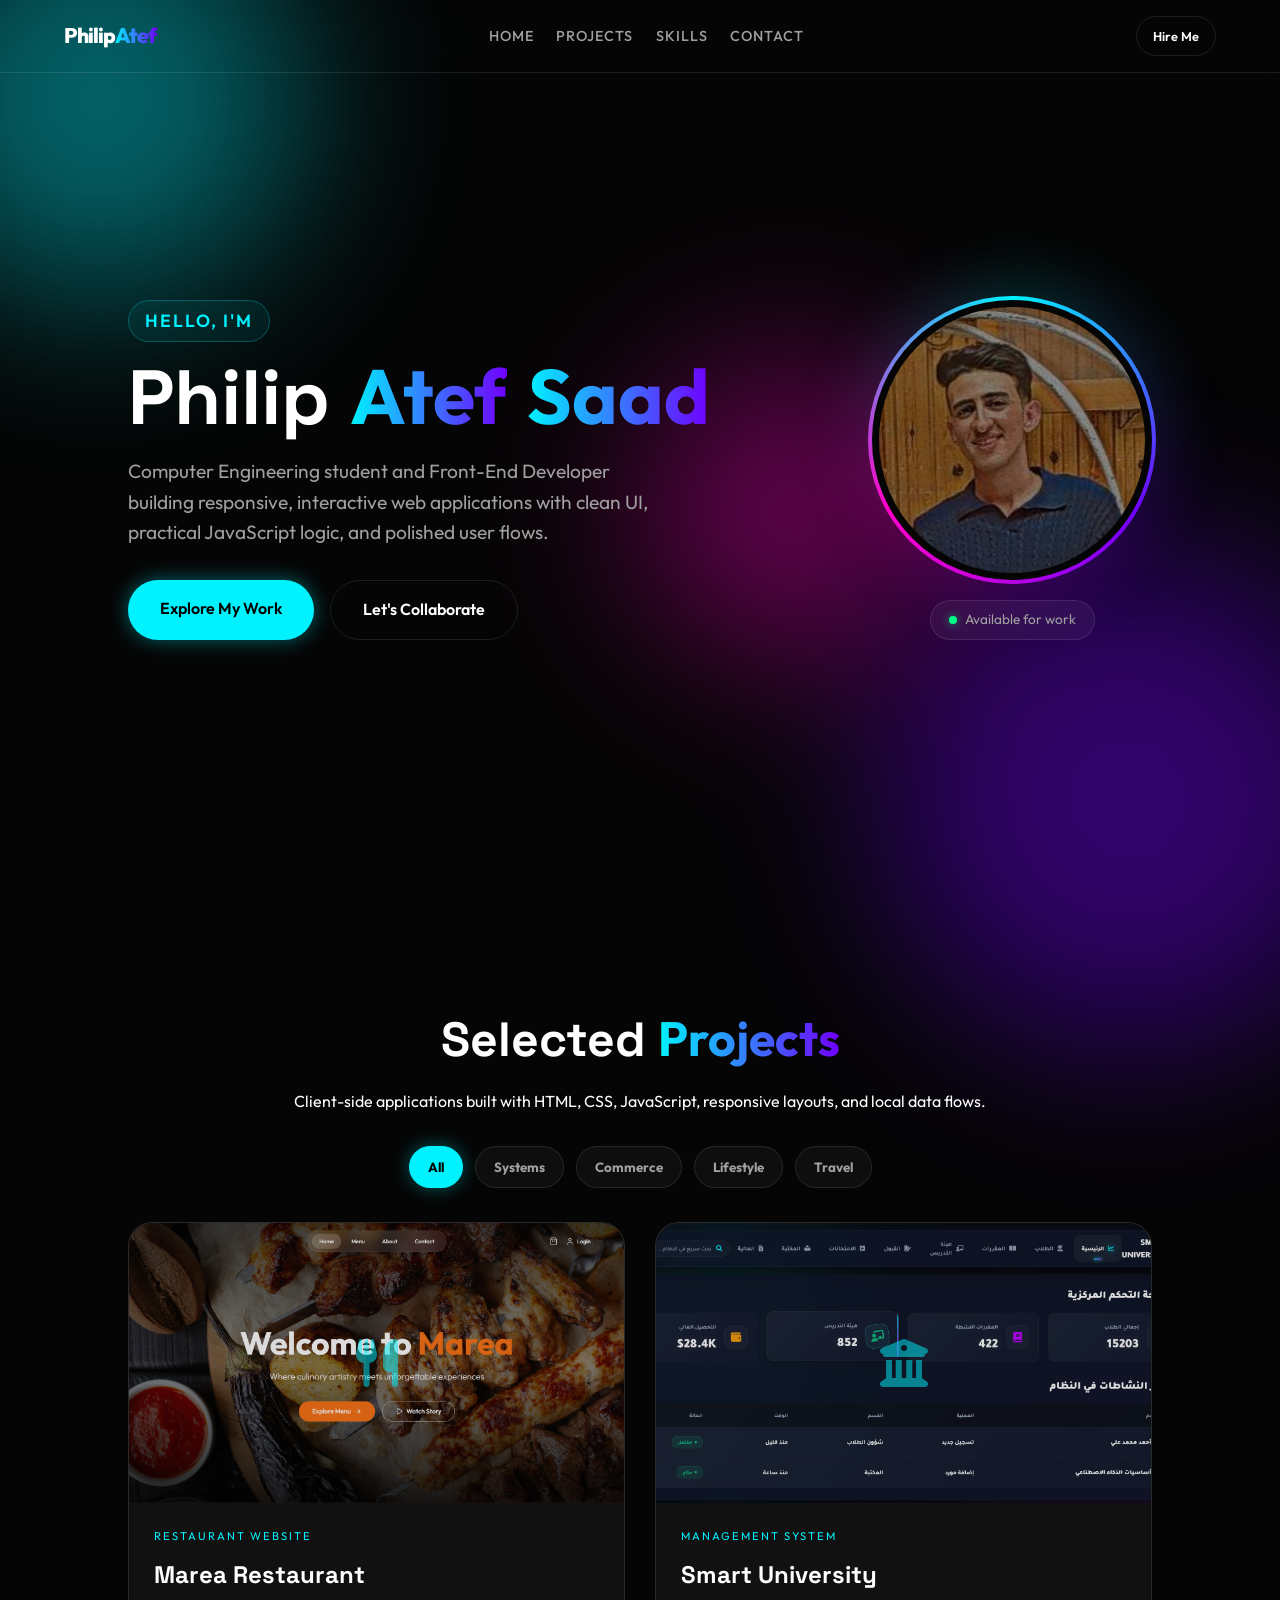
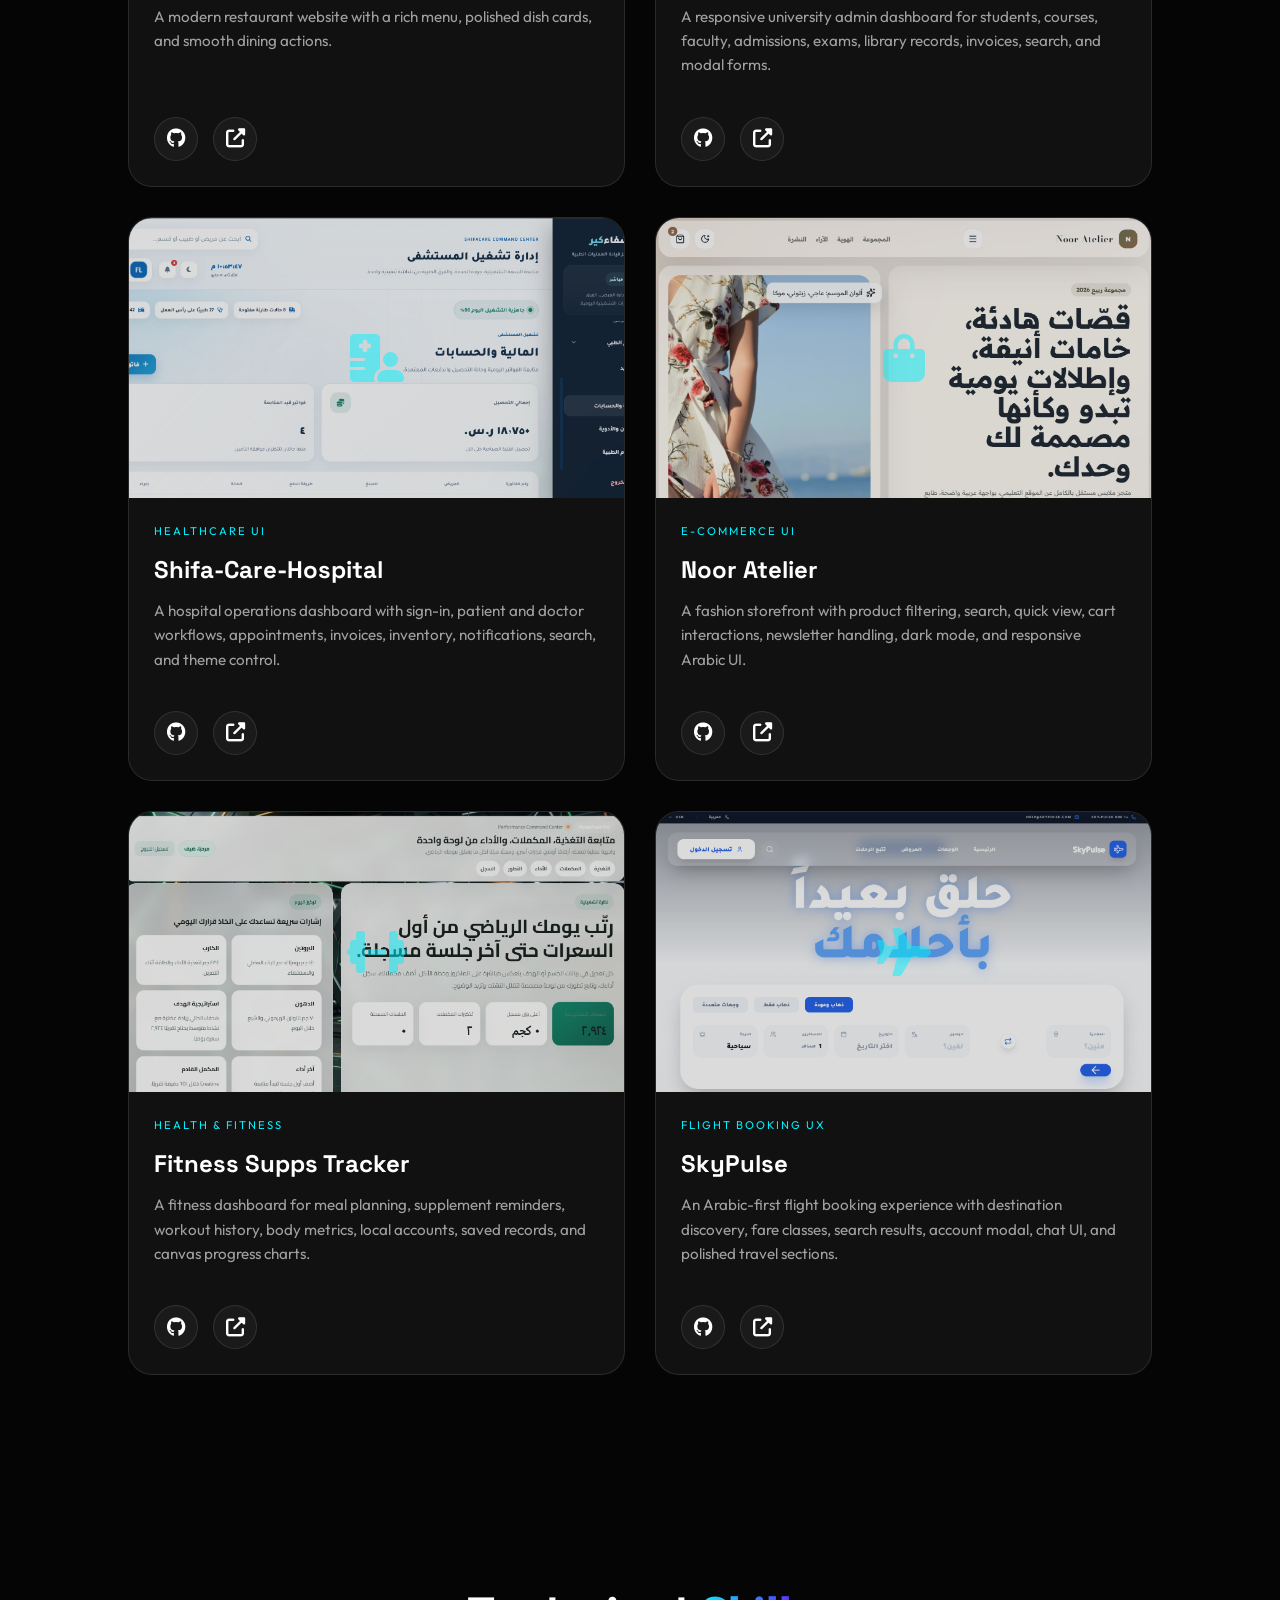
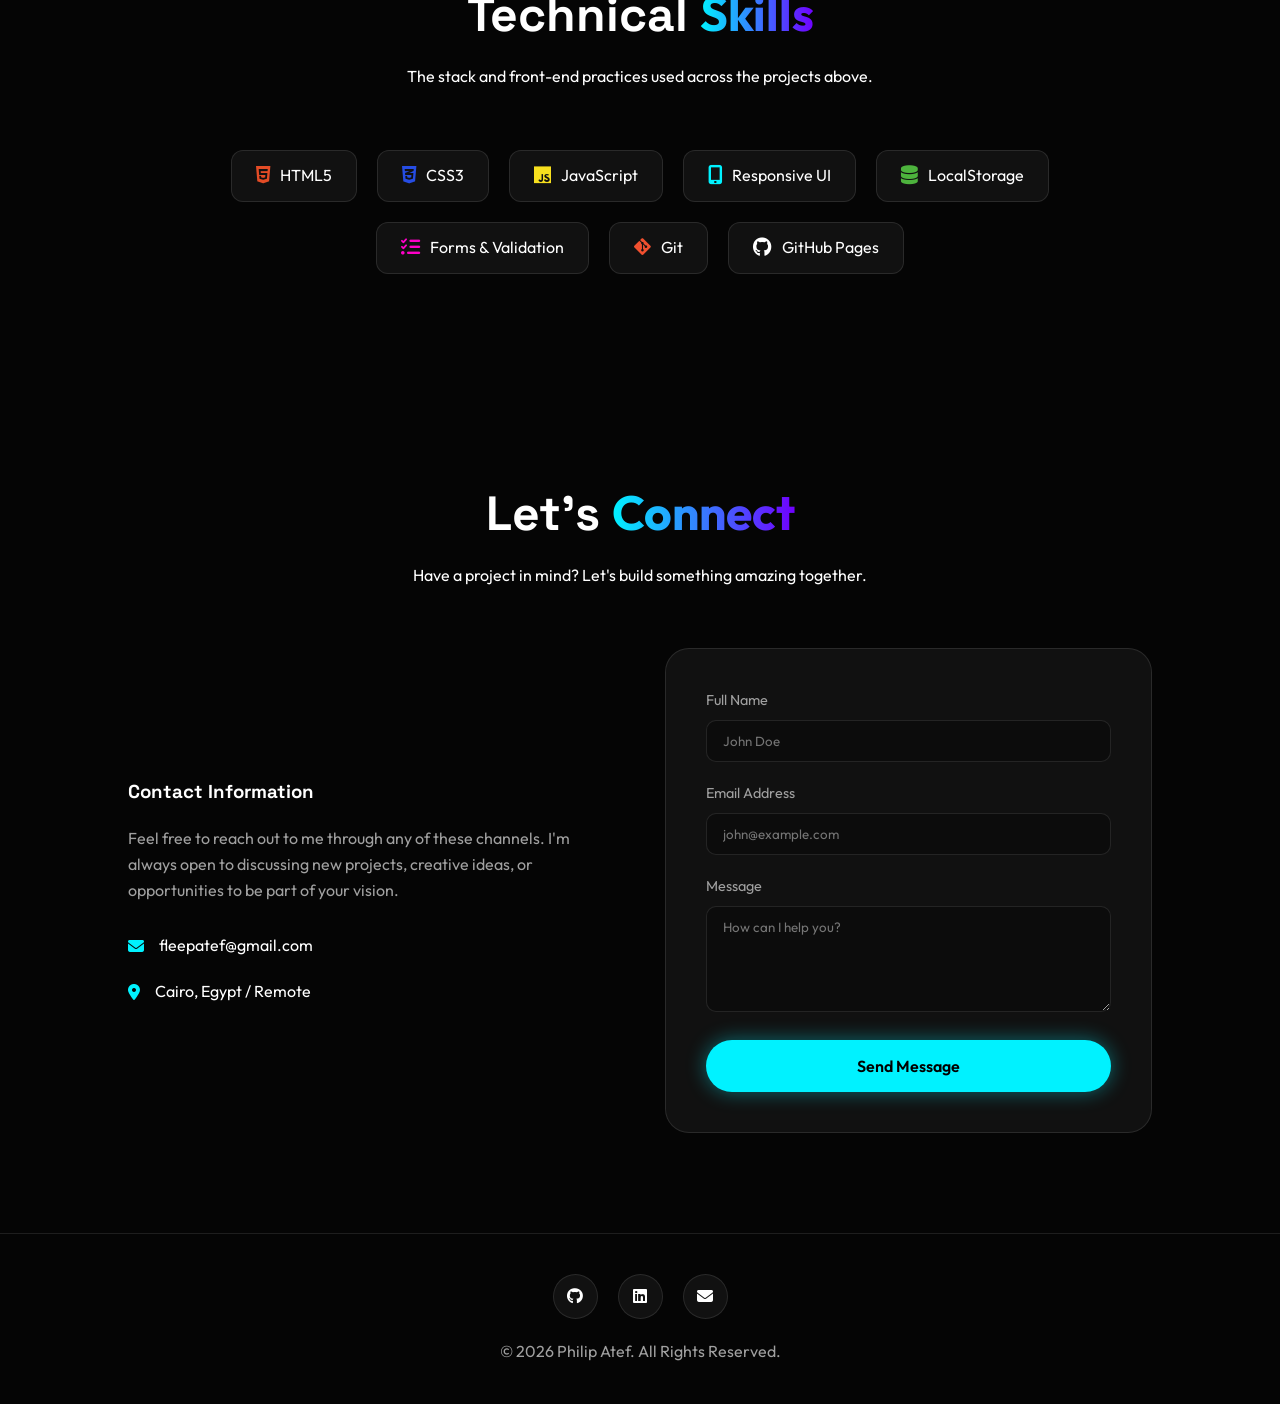
<file: index.html>
<!DOCTYPE html>
<html lang="en">

<head>
    <meta charset="UTF-8">
    <meta name="viewport" content="width=device-width, initial-scale=1.0">
    <title>Philip Atef | Front-End Developer</title>
    <!-- Fonts -->
    <link rel="preconnect" href="https://fonts.googleapis.com">
    <link rel="preconnect" href="https://fonts.gstatic.com" crossorigin>
    <link
        href="https://fonts.googleapis.com/css2?family=Outfit:wght@300;400;600;800&family=Space+Grotesk:wght@300;500;700&display=swap"
        rel="stylesheet">
    <!-- Icons -->
    <link rel="stylesheet" href="https://cdnjs.cloudflare.com/ajax/libs/font-awesome/6.4.0/css/all.min.css">
    <!-- Styles -->
    <link rel="stylesheet" href="style.css">
</head>

<body>

    <div class="bg-blobs">
        <div class="blob blob-1"></div>
        <div class="blob blob-2"></div>
        <div class="blob blob-3"></div>
    </div>

    <nav>
        <div class="logo">Philip<span class="gradient-text">Atef</span></div>
        <ul class="nav-links">
            <li><a href="#home">Home</a></li>
            <li><a href="#projects">Projects</a></li>
            <li><a href="#skills">Skills</a></li>
            <li><a href="#contact">Contact</a></li>
        </ul>
        <a href="#contact" class="btn btn-outline" style="padding: 0.6rem 1.2rem; font-size: 0.8rem;">Hire Me</a>
    </nav>

    <main>
        <!-- Hero Section -->
        <section class="hero" id="home">
            <div class="hero-content">
                <div class="hero-text">
                    <span class="hero-greeting" data-reveal>Hello, I'm</span>
                    <h1 data-reveal>Philip <span class="gradient-text">Atef</span> <span class="gradient-text">Saad</span></h1>
                    <p data-reveal>Computer Engineering student and Front-End Developer building responsive, interactive web
                        applications with clean UI, practical JavaScript logic, and polished user flows.</p>
                    <div class="cta-buttons" data-reveal>
                        <a href="#projects" class="btn btn-primary">Explore My Work</a>
                        <a href="#contact" class="btn btn-outline">Let's Collaborate</a>
                    </div>
                </div>
                <div class="hero-avatar" data-reveal>
                    <div class="avatar-ring">
                        <div class="avatar-glow"></div>
                        <img src="imag/philip.jpg" alt="Philip Atef Saad - Front-End Developer">
                    </div>
                    <div class="avatar-status">
                        <span class="status-dot"></span> Available for work
                    </div>
                </div>
            </div>
        </section>


        <!-- Projects Section -->
        <section id="projects">
            <div class="section-header">
                <h2 data-reveal>Selected <span class="gradient-text">Projects</span></h2>
                <p data-reveal>Client-side applications built with HTML, CSS, JavaScript, responsive layouts, and local
                    data flows.</p>
            </div>

            <div class="project-filters" data-reveal aria-label="Filter projects">
                <button class="filter-btn active" type="button" data-filter="all">All</button>
                <button class="filter-btn" type="button" data-filter="systems">Systems</button>
                <button class="filter-btn" type="button" data-filter="commerce">Commerce</button>
                <button class="filter-btn" type="button" data-filter="lifestyle">Lifestyle</button>
                <button class="filter-btn" type="button" data-filter="travel">Travel</button>
            </div>

            <div class="projects-grid">
                <!-- Project 1: Restaurant -->
                <div class="project-card" data-category="lifestyle" data-reveal>
                    <div class="project-img">
                        <img src="imag/Screenshot 2026-05-27 145510.png" alt="Marea restaurant website preview">
                        <i class="fas fa-utensils"></i>
                    </div>
                    <div class="project-info">
                        <span class="project-tag">Restaurant Website</span>
                        <h3>Marea Restaurant</h3>
                        <p>A modern restaurant website with a rich menu, polished dish cards, and smooth dining actions.</p>
                        <div class="project-footer">
                            <div class="project-links">
                                <a href="https://github.com/fleepatef42-sudo/restaurant-Merea" aria-label="restaurant-Merea GitHub repository" title="GitHub repository"><i class="fab fa-github"></i></a>
                                <a href="https://fleepatef42-sudo.github.io/restaurant-Merea/" aria-label="restaurant-Merea live site" title="live site"><i
                                        class="fas fa-external-link-alt"></i></a>
                            </div>
                        </div>
                    </div>
                </div>

                <!-- Project 2: University -->
                <div class="project-card" data-category="systems" data-reveal>
                    <div class="project-img">
                        <img src="imag/Screenshot 2026-05-12 222312.png" alt="Smart University preview">
                        <i class="fas fa-university"></i>
                    </div>
                    <div class="project-info">
                        <span class="project-tag">Management System</span>
                        <h3>Smart University</h3>
                        <p>A responsive university admin dashboard for students, courses, faculty, admissions, exams,
                            library records, invoices, search, and modal forms.</p>
                        <div class="project-footer">
                            <div class="project-links">
                                <a href="https://github.com/fleepatef42-sudo/-SMART-UNIVERSITY-" aria-label="Smart University GitHub repository" title="GitHub repository"><i
                                        class="fab fa-github"></i></a>
                                <a href="https://fleepatef42-sudo.github.io/-SMART-UNIVERSITY-/" aria-label="Smart University live site" title="live site"><i
                                        class="fas fa-external-link-alt"></i></a>
                            </div>
                        </div>
                    </div>
                </div>

                <!-- Project 3: Hospital -->
                <div class="project-card" data-category="systems" data-reveal>
                    <div class="project-img">
                        <img src="imag/Screenshot 2026-05-12 225419.png" alt="ShifaCare hospital preview">
                        <i class="fas fa-hospital-user"></i>
                    </div>
                    <div class="project-info">
                        <span class="project-tag">Healthcare UI</span>
                        <h3>Shifa-Care-Hospital</h3>
                        <p>A hospital operations dashboard with sign-in, patient and doctor workflows,
                            appointments, invoices, inventory, notifications, search, and theme control.</p>
                        <div class="project-footer">
                            <div class="project-links">
                                <a href="https://github.com/fleepatef42-sudo/Shifa-Care-Hospital" aria-label="Shifa Care Hospital GitHub repository" title="GitHub repository"><i
                                        class="fab fa-github"></i></a>
                                <a href="https://fleepatef42-sudo.github.io/Shifa-Care-Hospital/" aria-label="Shifa Care Hospital live site" title="live site"><i
                                        class="fas fa-external-link-alt"></i></a>
                            </div>
                        </div>
                    </div>
                </div>

                <!-- Project 4: E-commerce -->
                <div class="project-card" data-category="commerce" data-reveal>
                    <div class="project-img">
                        <img src="imag/Screenshot 2026-05-12 230504.png" alt="Noor Atelier fashion preview">
                        <i class="fas fa-shopping-bag"></i>
                    </div>
                    <div class="project-info">
                        <span class="project-tag">E-commerce UI</span>
                        <h3>Noor Atelier</h3>
                        <p>A fashion storefront with product filtering, search, quick view, cart interactions,
                            newsletter handling, dark mode, and responsive Arabic UI.</p>
                        <div class="project-footer">
                            <div class="project-links">
                                <a href="https://github.com/fleepatef42-sudo/fashion-store-Noor-Atelie" aria-label="Noor Atelier GitHub repository" title="GitHub repository"><i
                                        class="fab fa-github"></i></a>
                                <a href="https://fleepatef42-sudo.github.io/fashion-store-Noor-Atelie/" aria-label="Noor Atelier live site" title="live site"><i
                                        class="fas fa-external-link-alt"></i></a>
                            </div>
                        </div>
                    </div>
                </div>

                <!-- Project 5: Fitness -->
                <div class="project-card" data-category="lifestyle" data-reveal>
                    <div class="project-img">
                        <img src="imag/Screenshot 2026-05-13 211054.png" alt="PulseFuel Pro preview">
                        <i class="fas fa-dumbbell"></i>
                    </div>
                    <div class="project-info">
                        <span class="project-tag">Health & Fitness</span>
                        <h3>Fitness Supps Tracker</h3>
                        <p>A fitness dashboard for meal planning, supplement reminders, workout history, body metrics,
                            local accounts, saved records, and canvas progress charts.</p>
                        <div class="project-footer">
                            <div class="project-links">
                                <a href="https://github.com/fleepatef42-sudo/fitness-supps-tracker" aria-label="Fitness Supps Tracker GitHub repository" title="GitHub repository"><i
                                        class="fab fa-github"></i></a>
                                <a href="https://fleepatef42-sudo.github.io/fitness-supps-tracker/" aria-label="Fitness Supps Tracker live site" title="live site"><i
                                        class="fas fa-external-link-alt"></i></a>
                            </div>
                        </div>
                    </div>
                </div>

                <!-- Project 6: SkyPulse -->
                <div class="project-card" data-category="travel" data-reveal>
                    <div class="project-img">
                        <img src="imag/Screenshot 2026-05-14 162622.png" alt="SkyPulse travel preview">
                        <i class="fas fa-plane"></i>
                    </div>
                    <div class="project-info">
                        <span class="project-tag">Flight Booking UX</span>
                        <h3>SkyPulse</h3>
                        <p>An Arabic-first flight booking experience with destination discovery, fare classes, search
                            results, account modal, chat UI, and polished travel sections.</p>
                        <div class="project-footer">
                            <div class="project-links">
                                <a href="https://github.com/fleepatef42-sudo/sky-pulse" aria-label="SkyPulse GitHub repository" title="GitHub repository"><i
                                        class="fab fa-github"></i></a>
                                <a href="https://fleepatef42-sudo.github.io/sky-pulse/" aria-label="SkyPulse live site" title="live site"><i
                                        class="fas fa-external-link-alt"></i></a>
                            </div>
                        </div>
                    </div>
                </div>
            </div>
        </section>

        <!-- Skills Section -->
        <section id="skills">
            <div class="section-header">
                <h2 data-reveal>Technical <span class="gradient-text">Skills</span></h2>
                <p data-reveal>The stack and front-end practices used across the projects above.</p>
            </div>
            <div class="skills-container" data-reveal>
                <div class="skill-badge"><i class="fab fa-html5" style="color: #e34c26;"></i> HTML5</div>
                <div class="skill-badge"><i class="fab fa-css3-alt" style="color: #264de4;"></i> CSS3</div>
                <div class="skill-badge"><i class="fab fa-js" style="color: #f7df1e;"></i> JavaScript</div>
                <div class="skill-badge"><i class="fas fa-mobile-alt" style="color: #00f2ff;"></i> Responsive UI</div>
                <div class="skill-badge"><i class="fas fa-database" style="color: #4db33d;"></i> LocalStorage</div>
                <div class="skill-badge"><i class="fas fa-list-check" style="color: #ff00c8;"></i> Forms & Validation</div>
                <div class="skill-badge"><i class="fab fa-git-alt" style="color: #f1502f;"></i> Git</div>
                <div class="skill-badge"><i class="fab fa-github" style="color: #ffffff;"></i> GitHub Pages</div>
            </div>
        </section>

        <!-- Contact Section -->
        <section id="contact">
            <div class="section-header">
                <h2 data-reveal>Let's <span class="gradient-text">Connect</span></h2>
                <p data-reveal>Have a project in mind? Let's build something amazing together.</p>
            </div>

            <div class="contact-content">
                <div class="contact-info" data-reveal>
                    <h3 style="margin-bottom: 20px;">Contact Information</h3>
                    <p style="margin-bottom: 30px; color: var(--text-dim);">Feel free to reach out to me through any of
                        these channels. I'm always open to discussing new projects, creative ideas, or opportunities to
                        be part of your vision.</p>
                    <div style="display: flex; flex-direction: column; gap: 20px;">
                        <div style="display: flex; gap: 15px; align-items: center;">
                            <i class="fas fa-envelope" style="color: var(--primary);"></i>
                            <span>fleepatef@gmail.com</span>
                        </div>
                        <div style="display: flex; gap: 15px; align-items: center;">
                            <i class="fas fa-location-dot" style="color: var(--primary);"></i>
                            <span>Cairo, Egypt / Remote</span>
                        </div>
                    </div>
                </div>

                <form class="contact-form" action="https://formspree.io/f/xvzlqrjn" method="POST">
                    <div class="form-group">
                        <label>Full Name</label>
                        <input type="text" name="name" placeholder="John Doe" required>
                    </div>
                    <div class="form-group">
                        <label>Email Address</label>
                        <input type="email" name="email" placeholder="john@example.com" required>
                    </div>
                    <div class="form-group">
                        <label>Message</label>
                        <textarea name="message" rows="5" placeholder="How can I help you?" required></textarea>
                    </div>
                    <button type="submit" class="btn btn-primary" style="width: 100%;">Send Message</button>
                </form>
            </div>
        </section>
    </main>

    <footer>
        <div class="social-icons">
            <a href="https://github.com/fleepatef42-sudo" aria-label="GitHub profile" title="GitHub"><i class="fab fa-github"></i></a>
            <a href="https://www.linkedin.com/in/fleep-atef" aria-label="LinkedIn profile" title="LinkedIn"><i class="fab fa-linkedin"></i></a>
            <a href="mailto:fleepatef@gmail.com" aria-label="Email Philip Atef" title="Email"><i class="fas fa-envelope"></i></a>
        </div>
        <p>&copy; 2026 Philip Atef. All Rights Reserved.</p>
    </footer>

    <!-- Scripts -->
    <script src="script.js"></script>
</body>

</html>
</file>
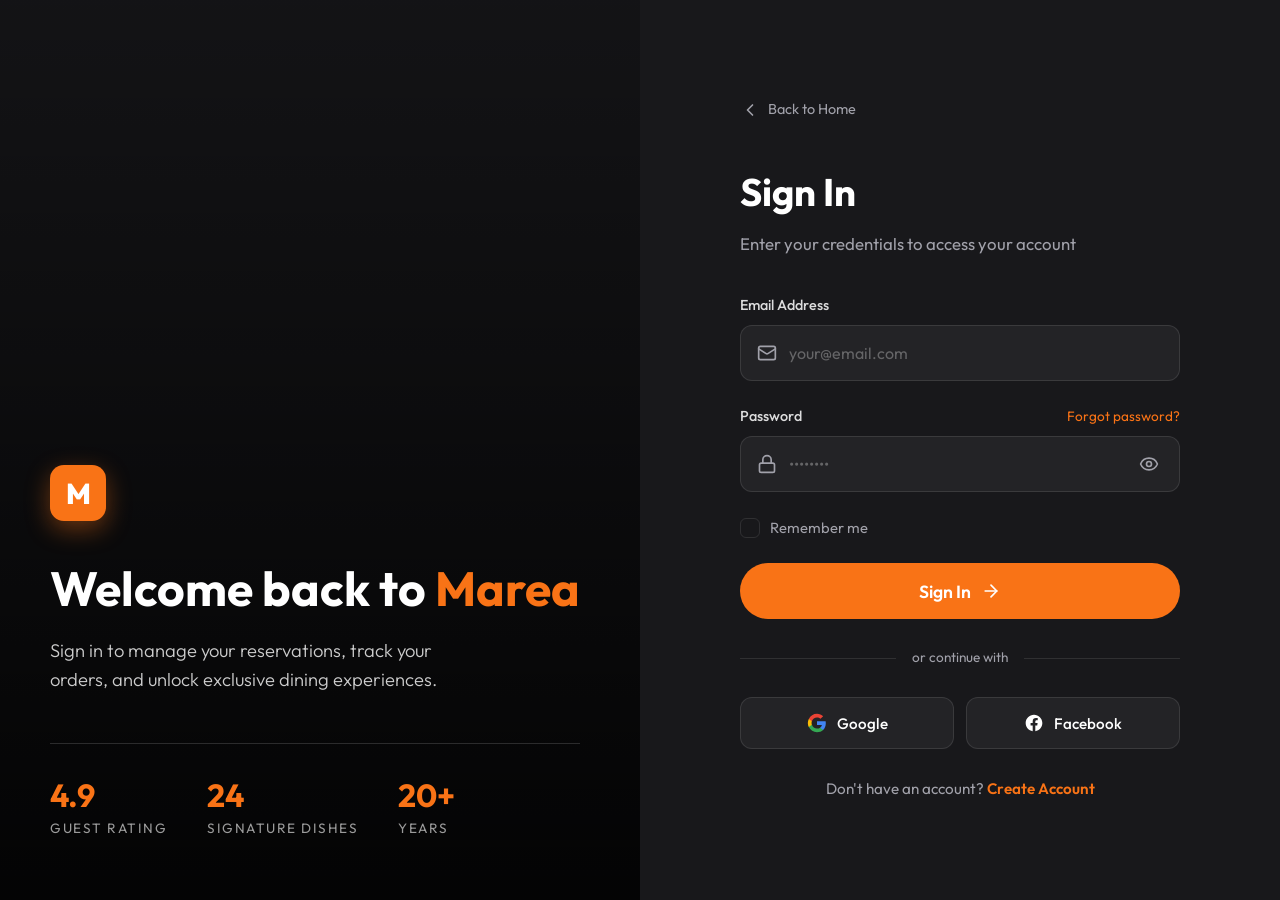
<file: login.html>
<!DOCTYPE html>
<html lang="en" dir="ltr">
<head>
  <meta charset="UTF-8">
  <meta name="viewport" content="width=device-width, initial-scale=1.0">
  <title>Login | Marea</title>
  <link rel="stylesheet" href="auth.css">
</head>
<body>
  <div class="auth-layout">

    <div class="auth-visual">
      <div class="visual-bg"></div>
      <div class="visual-overlay"></div>
      <div class="visual-content">
        <a href="index.html" class="visual-logo">M</a>
        <h2>Welcome back to <span>Marea</span></h2>
        <p>Sign in to manage your reservations, track your orders, and unlock exclusive dining experiences.</p>
        <div class="visual-stats">
          <div><strong>4.9</strong><span>Guest Rating</span></div>
          <div><strong>24</strong><span>Signature Dishes</span></div>
          <div><strong>20+</strong><span>Years</span></div>
        </div>
      </div>
    </div>

    <div class="auth-panel">
      <div class="auth-container">
        <a href="index.html" class="auth-back">
          <svg width="20" height="20" viewBox="0 0 24 24" fill="none" stroke="currentColor" stroke-width="2" stroke-linecap="round" stroke-linejoin="round"><path d="m15 18-6-6 6-6"/></svg>
          Back to Home
        </a>

        <div class="auth-header">
          <div class="auth-logo-mobile">M</div>
          <h1>Sign In</h1>
          <p>Enter your credentials to access your account</p>
        </div>

        <form class="auth-form" id="loginForm">
          <label class="form-field">
            <span class="field-label">Email Address</span>
            <div class="field-input">
              <svg width="20" height="20" viewBox="0 0 24 24" fill="none" stroke="currentColor" stroke-width="2" stroke-linecap="round" stroke-linejoin="round"><rect width="20" height="16" x="2" y="4" rx="2"/><path d="m22 7-8.97 5.7a1.94 1.94 0 0 1-2.06 0L2 7"/></svg>
              <input type="email" id="loginEmail" placeholder="your@email.com" required autocomplete="email">
            </div>
          </label>

          <label class="form-field">
            <div class="field-label-row">
              <span class="field-label">Password</span>
              <a href="#" class="forgot-link">Forgot password?</a>
            </div>
            <div class="field-input">
              <svg width="20" height="20" viewBox="0 0 24 24" fill="none" stroke="currentColor" stroke-width="2" stroke-linecap="round" stroke-linejoin="round"><rect width="18" height="11" x="3" y="11" rx="2" ry="2"/><path d="M7 11V7a5 5 0 0 1 10 0v4"/></svg>
              <input type="password" id="loginPassword" placeholder="••••••••" required autocomplete="current-password">
              <button type="button" class="toggle-pass" aria-label="Toggle password visibility">
                <svg class="eye-open" width="20" height="20" viewBox="0 0 24 24" fill="none" stroke="currentColor" stroke-width="2" stroke-linecap="round" stroke-linejoin="round"><path d="M2.062 12.348a1 1 0 0 1 0-.696 10.75 10.75 0 0 1 19.876 0 1 1 0 0 1 0 .696 10.75 10.75 0 0 1-19.876 0"/><circle cx="12" cy="12" r="3"/></svg>
                <svg class="eye-closed" width="20" height="20" viewBox="0 0 24 24" fill="none" stroke="currentColor" stroke-width="2" stroke-linecap="round" stroke-linejoin="round" style="display:none"><path d="M10.733 5.076a10.744 10.744 0 0 1 11.205 6.575 1 1 0 0 1 0 .696 10.747 10.747 0 0 1-1.444 2.49"/><path d="M14.084 14.158a3 3 0 0 1-4.242-4.242"/><path d="M17.479 17.499a10.75 10.75 0 0 1-15.417-5.151 1 1 0 0 1 0-.696 10.75 10.75 0 0 1 4.446-5.143"/><path d="m2 2 20 20"/></svg>
              </button>
            </div>
          </label>

          <div class="remember-row">
            <label class="checkbox-label">
              <input type="checkbox" id="rememberMe">
              <span class="custom-checkbox"></span>
              Remember me
            </label>
          </div>

          <button type="submit" class="auth-btn">
            Sign In
            <svg width="20" height="20" viewBox="0 0 24 24" fill="none" stroke="currentColor" stroke-width="2" stroke-linecap="round" stroke-linejoin="round"><path d="M5 12h14"/><path d="m12 5 7 7-7 7"/></svg>
          </button>
        </form>

        <div class="auth-divider"><span>or continue with</span></div>

        <div class="social-btns">
          <button type="button" class="social-btn">
            <svg width="20" height="20" viewBox="0 0 24 24"><path d="M22.56 12.25c0-.78-.07-1.53-.2-2.25H12v4.26h5.92a5.06 5.06 0 0 1-2.2 3.32v2.77h3.57c2.08-1.92 3.28-4.74 3.28-8.1z" fill="#4285F4"/><path d="M12 23c2.97 0 5.46-.98 7.28-2.66l-3.57-2.77c-.98.66-2.23 1.06-3.71 1.06-2.86 0-5.29-1.93-6.16-4.53H2.18v2.84C3.99 20.53 7.7 23 12 23z" fill="#34A853"/><path d="M5.84 14.09c-.22-.66-.35-1.36-.35-2.09s.13-1.43.35-2.09V7.07H2.18C1.43 8.55 1 10.22 1 12s.43 3.45 1.18 4.93l2.85-2.22.81-.62z" fill="#FBBC05"/><path d="M12 5.38c1.62 0 3.06.56 4.21 1.64l3.15-3.15C17.45 2.09 14.97 1 12 1 7.7 1 3.99 3.47 2.18 7.07l3.66 2.84c.87-2.6 3.3-4.53 6.16-4.53z" fill="#EA4335"/></svg>
            Google
          </button>
          <button type="button" class="social-btn">
            <svg width="20" height="20" viewBox="0 0 24 24" fill="#fff"><path d="M12 2C6.477 2 2 6.477 2 12c0 4.991 3.657 9.128 8.438 9.879V14.89h-2.54V12h2.54V9.797c0-2.506 1.492-3.89 3.777-3.89 1.094 0 2.238.195 2.238.195v2.46h-1.26c-1.243 0-1.63.771-1.63 1.562V12h2.773l-.443 2.89h-2.33v6.989C18.343 21.129 22 16.99 22 12c0-5.523-4.477-10-10-10z"/></svg>
            Facebook
          </button>
        </div>

        <p class="auth-switch">
          Don't have an account? <a href="register.html">Create Account</a>
        </p>
      </div>
    </div>

  </div>

  <script src="auth.js"></script>
</body>
</html>
</file>
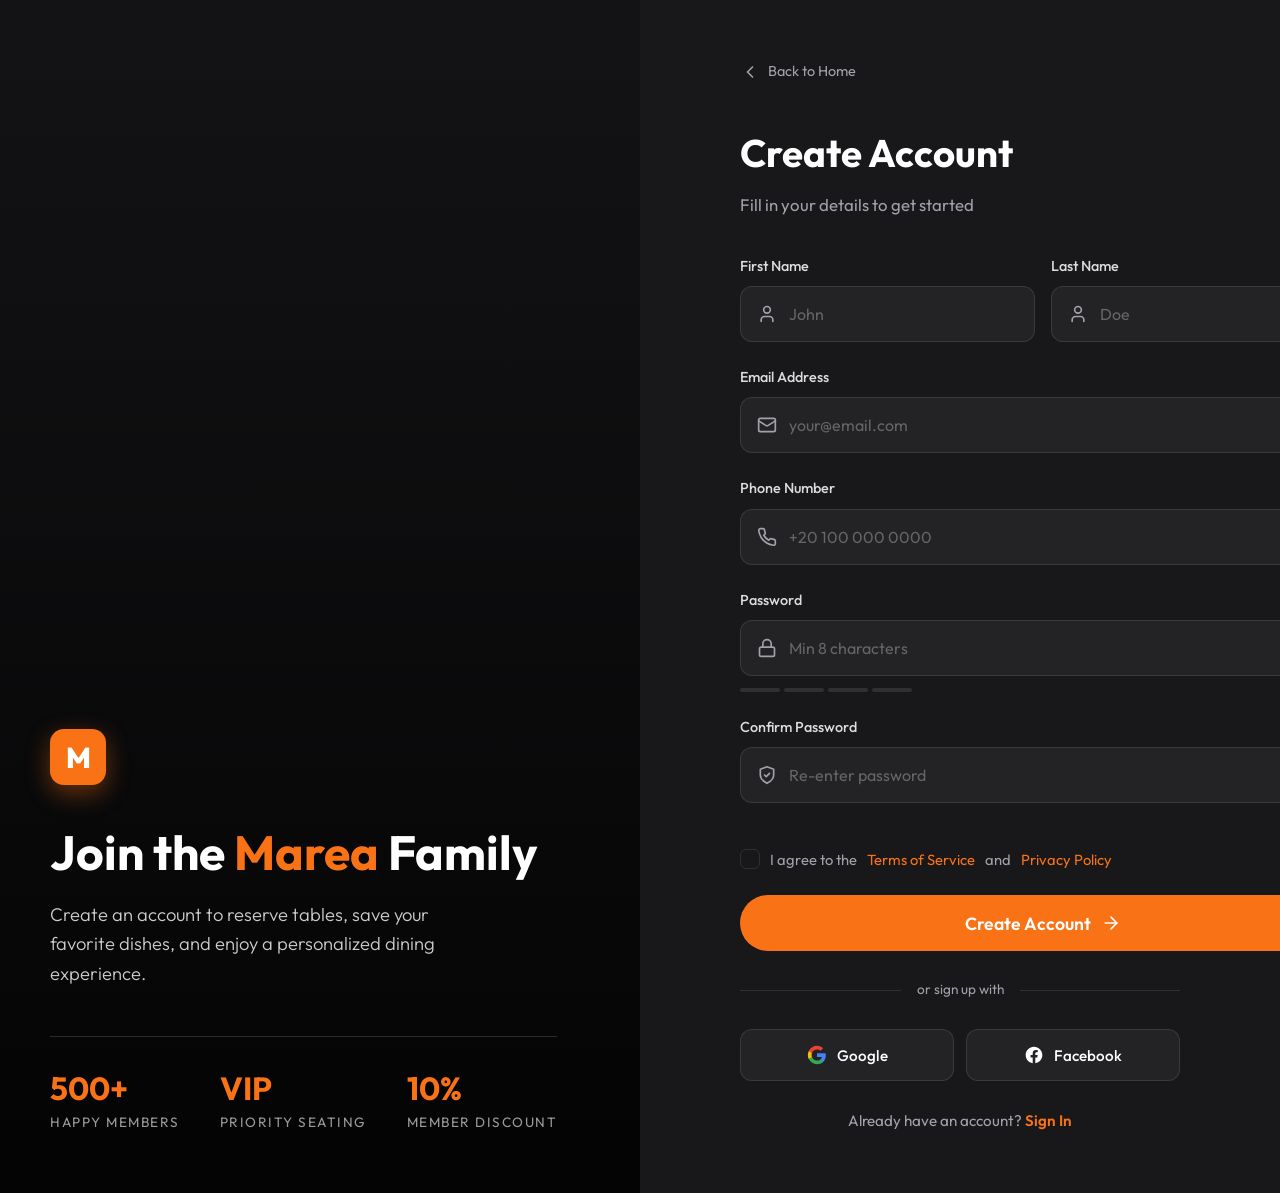
<file: register.html>
<!DOCTYPE html>
<html lang="en" dir="ltr">
<head>
  <meta charset="UTF-8">
  <meta name="viewport" content="width=device-width, initial-scale=1.0">
  <title>Create Account | Marea</title>
  <link rel="stylesheet" href="auth.css">
</head>
<body>
  <div class="auth-layout">

    <div class="auth-visual">
      <div class="visual-bg register-bg"></div>
      <div class="visual-overlay"></div>
      <div class="visual-content">
        <a href="index.html" class="visual-logo">M</a>
        <h2>Join the <span>Marea</span> Family</h2>
        <p>Create an account to reserve tables, save your favorite dishes, and enjoy a personalized dining experience.</p>
        <div class="visual-stats">
          <div><strong>500+</strong><span>Happy Members</span></div>
          <div><strong>VIP</strong><span>Priority Seating</span></div>
          <div><strong>10%</strong><span>Member Discount</span></div>
        </div>
      </div>
    </div>

    <div class="auth-panel">
      <div class="auth-container">
        <a href="index.html" class="auth-back">
          <svg width="20" height="20" viewBox="0 0 24 24" fill="none" stroke="currentColor" stroke-width="2" stroke-linecap="round" stroke-linejoin="round"><path d="m15 18-6-6 6-6"/></svg>
          Back to Home
        </a>

        <div class="auth-header">
          <div class="auth-logo-mobile">M</div>
          <h1>Create Account</h1>
          <p>Fill in your details to get started</p>
        </div>

        <form class="auth-form" id="registerForm">
          <div class="form-row">
            <label class="form-field">
              <span class="field-label">First Name</span>
              <div class="field-input">
                <svg width="20" height="20" viewBox="0 0 24 24" fill="none" stroke="currentColor" stroke-width="2" stroke-linecap="round" stroke-linejoin="round"><path d="M19 21v-2a4 4 0 0 0-4-4H9a4 4 0 0 0-4 4v2"/><circle cx="12" cy="7" r="4"/></svg>
                <input type="text" id="regFirstName" placeholder="John" required>
              </div>
            </label>
            <label class="form-field">
              <span class="field-label">Last Name</span>
              <div class="field-input">
                <svg width="20" height="20" viewBox="0 0 24 24" fill="none" stroke="currentColor" stroke-width="2" stroke-linecap="round" stroke-linejoin="round"><path d="M19 21v-2a4 4 0 0 0-4-4H9a4 4 0 0 0-4 4v2"/><circle cx="12" cy="7" r="4"/></svg>
                <input type="text" id="regLastName" placeholder="Doe" required>
              </div>
            </label>
          </div>

          <label class="form-field">
            <span class="field-label">Email Address</span>
            <div class="field-input">
              <svg width="20" height="20" viewBox="0 0 24 24" fill="none" stroke="currentColor" stroke-width="2" stroke-linecap="round" stroke-linejoin="round"><rect width="20" height="16" x="2" y="4" rx="2"/><path d="m22 7-8.97 5.7a1.94 1.94 0 0 1-2.06 0L2 7"/></svg>
              <input type="email" id="regEmail" placeholder="your@email.com" required autocomplete="email">
            </div>
          </label>

          <label class="form-field">
            <span class="field-label">Phone Number</span>
            <div class="field-input">
              <svg width="20" height="20" viewBox="0 0 24 24" fill="none" stroke="currentColor" stroke-width="2" stroke-linecap="round" stroke-linejoin="round"><path d="M22 16.92v3a2 2 0 0 1-2.18 2 19.79 19.79 0 0 1-8.63-3.07 19.5 19.5 0 0 1-6-6 19.79 19.79 0 0 1-3.07-8.67A2 2 0 0 1 4.11 2h3a2 2 0 0 1 2 1.72c.127.96.361 1.903.7 2.81a2 2 0 0 1-.45 2.11L8.09 9.91a16 16 0 0 0 6 6l1.27-1.27a2 2 0 0 1 2.11-.45c.907.339 1.85.573 2.81.7A2 2 0 0 1 22 16.92z"/></svg>
              <input type="tel" id="regPhone" placeholder="+20 100 000 0000" autocomplete="tel">
            </div>
          </label>

          <label class="form-field">
            <span class="field-label">Password</span>
            <div class="field-input">
              <svg width="20" height="20" viewBox="0 0 24 24" fill="none" stroke="currentColor" stroke-width="2" stroke-linecap="round" stroke-linejoin="round"><rect width="18" height="11" x="3" y="11" rx="2" ry="2"/><path d="M7 11V7a5 5 0 0 1 10 0v4"/></svg>
              <input type="password" id="regPassword" placeholder="Min 8 characters" required autocomplete="new-password">
              <button type="button" class="toggle-pass" aria-label="Toggle password visibility">
                <svg class="eye-open" width="20" height="20" viewBox="0 0 24 24" fill="none" stroke="currentColor" stroke-width="2" stroke-linecap="round" stroke-linejoin="round"><path d="M2.062 12.348a1 1 0 0 1 0-.696 10.75 10.75 0 0 1 19.876 0 1 1 0 0 1 0 .696 10.75 10.75 0 0 1-19.876 0"/><circle cx="12" cy="12" r="3"/></svg>
                <svg class="eye-closed" width="20" height="20" viewBox="0 0 24 24" fill="none" stroke="currentColor" stroke-width="2" stroke-linecap="round" stroke-linejoin="round" style="display:none"><path d="M10.733 5.076a10.744 10.744 0 0 1 11.205 6.575 1 1 0 0 1 0 .696 10.747 10.747 0 0 1-1.444 2.49"/><path d="M14.084 14.158a3 3 0 0 1-4.242-4.242"/><path d="M17.479 17.499a10.75 10.75 0 0 1-15.417-5.151 1 1 0 0 1 0-.696 10.75 10.75 0 0 1 4.446-5.143"/><path d="m2 2 20 20"/></svg>
              </button>
            </div>
            <div class="password-strength" id="passwordStrength">
              <div class="strength-bars">
                <div class="bar"></div><div class="bar"></div><div class="bar"></div><div class="bar"></div>
              </div>
              <span class="strength-text"></span>
            </div>
          </label>

          <label class="form-field">
            <span class="field-label">Confirm Password</span>
            <div class="field-input">
              <svg width="20" height="20" viewBox="0 0 24 24" fill="none" stroke="currentColor" stroke-width="2" stroke-linecap="round" stroke-linejoin="round"><path d="M12 22s8-4 8-10V5l-8-3-8 3v7c0 6 8 10 8 10"/><path d="m9 12 2 2 4-4"/></svg>
              <input type="password" id="regConfirmPassword" placeholder="Re-enter password" required autocomplete="new-password">
            </div>
            <span class="field-error" id="matchError"></span>
          </label>

          <div class="remember-row">
            <label class="checkbox-label">
              <input type="checkbox" id="agreeTerms" required>
              <span class="custom-checkbox"></span>
              I agree to the <a href="#">Terms of Service</a> and <a href="#">Privacy Policy</a>
            </label>
          </div>

          <button type="submit" class="auth-btn">
            Create Account
            <svg width="20" height="20" viewBox="0 0 24 24" fill="none" stroke="currentColor" stroke-width="2" stroke-linecap="round" stroke-linejoin="round"><path d="M5 12h14"/><path d="m12 5 7 7-7 7"/></svg>
          </button>
        </form>

        <div class="auth-divider"><span>or sign up with</span></div>

        <div class="social-btns">
          <button type="button" class="social-btn">
            <svg width="20" height="20" viewBox="0 0 24 24"><path d="M22.56 12.25c0-.78-.07-1.53-.2-2.25H12v4.26h5.92a5.06 5.06 0 0 1-2.2 3.32v2.77h3.57c2.08-1.92 3.28-4.74 3.28-8.1z" fill="#4285F4"/><path d="M12 23c2.97 0 5.46-.98 7.28-2.66l-3.57-2.77c-.98.66-2.23 1.06-3.71 1.06-2.86 0-5.29-1.93-6.16-4.53H2.18v2.84C3.99 20.53 7.7 23 12 23z" fill="#34A853"/><path d="M5.84 14.09c-.22-.66-.35-1.36-.35-2.09s.13-1.43.35-2.09V7.07H2.18C1.43 8.55 1 10.22 1 12s.43 3.45 1.18 4.93l2.85-2.22.81-.62z" fill="#FBBC05"/><path d="M12 5.38c1.62 0 3.06.56 4.21 1.64l3.15-3.15C17.45 2.09 14.97 1 12 1 7.7 1 3.99 3.47 2.18 7.07l3.66 2.84c.87-2.6 3.3-4.53 6.16-4.53z" fill="#EA4335"/></svg>
            Google
          </button>
          <button type="button" class="social-btn">
            <svg width="20" height="20" viewBox="0 0 24 24" fill="#fff"><path d="M12 2C6.477 2 2 6.477 2 12c0 4.991 3.657 9.128 8.438 9.879V14.89h-2.54V12h2.54V9.797c0-2.506 1.492-3.89 3.777-3.89 1.094 0 2.238.195 2.238.195v2.46h-1.26c-1.243 0-1.63.771-1.63 1.562V12h2.773l-.443 2.89h-2.33v6.989C18.343 21.129 22 16.99 22 12c0-5.523-4.477-10-10-10z"/></svg>
            Facebook
          </button>
        </div>

        <p class="auth-switch">
          Already have an account? <a href="login.html">Sign In</a>
        </p>
      </div>
    </div>

  </div>

  <script src="auth.js"></script>
</body>
</html>
</file>
<file: style.css>
:root {
    --primary: #00f2ff;
    --secondary: #7000ff;
    --accent: #ff00c8;
    --bg: #050505;
    --card-bg: rgba(255, 255, 255, 0.03);
    --text: #ffffff;
    --text-dim: #a0a0a0;
    --glass: rgba(255, 255, 255, 0.05);
    --glass-border: rgba(255, 255, 255, 0.1);
}

* {
    margin: 0;
    padding: 0;
    box-sizing: border-box;
    font-family: 'Outfit', sans-serif;
    scroll-behavior: smooth;
}

body {
    background-color: var(--bg);
    color: var(--text);
    overflow-x: hidden;
    line-height: 1.6;
}

a {
    color: inherit;
}

/* Custom Scrollbar */
::-webkit-scrollbar {
    width: 8px;
}
::-webkit-scrollbar-track {
    background: var(--bg);
}
::-webkit-scrollbar-thumb {
    background: var(--secondary);
    border-radius: 10px;
}

/* Background Animation */
.bg-blobs {
    position: fixed;
    top: 0;
    left: 0;
    width: 100%;
    height: 100%;
    z-index: -1;
    filter: blur(80px);
    opacity: 0.4;
}

.blob {
    position: absolute;
    border-radius: 50%;
    filter: blur(40px);
    animation: move 20s infinite alternate;
}

.blob-1 {
    width: 400px;
    height: 400px;
    background: var(--primary);
    top: -100px;
    left: -100px;
}

.blob-2 {
    width: 500px;
    height: 500px;
    background: var(--secondary);
    bottom: -150px;
    right: -100px;
    animation-delay: -5s;
}

.blob-3 {
    width: 300px;
    height: 300px;
    background: var(--accent);
    top: 40%;
    left: 50%;
    animation-delay: -10s;
}

@keyframes move {
    from { transform: translate(0, 0) scale(1); }
    to { transform: translate(100px, 50px) scale(1.1); }
}

/* Typography */
h1, h2, h3 {
    font-family: 'Space Grotesk', sans-serif;
    font-weight: 700;
}

.gradient-text {
    background: linear-gradient(90deg, var(--primary), var(--secondary), var(--accent));
    -webkit-background-clip: text;
    -webkit-text-fill-color: transparent;
    background-size: 200% auto;
    animation: shine 5s linear infinite;
}

@keyframes shine {
    to { background-position: 200% center; }
}

/* Navigation */
nav {
    position: fixed;
    top: 0;
    width: 100%;
    padding: 1.5rem 5%;
    display: flex;
    justify-content: space-between;
    align-items: center;
    z-index: 1000;
    backdrop-filter: blur(10px);
    border-bottom: 1px solid var(--glass-border);
}

.logo {
    font-size: 1.5rem;
    font-weight: 800;
    letter-spacing: -1px;
}

.nav-links {
    display: flex;
    gap: 2rem;
    list-style: none;
}

.nav-links a {
    text-decoration: none;
    color: var(--text-dim);
    font-weight: 500;
    transition: 0.3s;
    font-size: 0.9rem;
    text-transform: uppercase;
    letter-spacing: 1px;
}

.nav-links a:hover {
    color: var(--primary);
}

/* Hero Section */
.hero {
    min-height: 100vh;
    display: flex;
    flex-direction: column;
    justify-content: center;
    align-items: center;
    padding: 100px 10% 60px;
}

.hero-content {
    display: flex;
    align-items: center;
    justify-content: space-between;
    gap: 60px;
    max-width: 1200px;
    width: 100%;
}

.hero-text {
    flex: 1;
}

.hero-greeting {
    display: inline-block;
    font-size: 1.1rem;
    color: var(--primary);
    font-weight: 600;
    letter-spacing: 2px;
    text-transform: uppercase;
    margin-bottom: 12px;
    padding: 6px 16px;
    border: 1px solid rgba(0, 242, 255, 0.25);
    border-radius: 50px;
    background: rgba(0, 242, 255, 0.06);
}

.hero h1 {
    font-size: clamp(2.5rem, 6vw, 5rem);
    margin-bottom: 1rem;
    line-height: 1.1;
}

.hero p {
    font-size: clamp(1rem, 2vw, 1.2rem);
    color: var(--text-dim);
    max-width: 540px;
    margin-bottom: 2rem;
}

.cta-buttons {
    display: flex;
    gap: 1rem;
    flex-wrap: wrap;
}

/* Hero Avatar */
.hero-avatar {
    flex-shrink: 0;
    display: flex;
    flex-direction: column;
    align-items: center;
    gap: 20px;
}

.avatar-ring {
    position: relative;
    width: 280px;
    height: 280px;
    border-radius: 50%;
    display: flex;
    align-items: center;
    justify-content: center;
    animation: float 6s ease-in-out infinite;
}

.avatar-ring::before {
    content: '';
    position: absolute;
    inset: -4px;
    border-radius: 50%;
    background: conic-gradient(
        var(--primary),
        var(--secondary),
        var(--accent),
        var(--primary)
    );
    animation: spin-ring 4s linear infinite;
    z-index: 0;
}

.avatar-ring::after {
    content: '';
    position: absolute;
    inset: 0;
    border-radius: 50%;
    background: var(--bg);
    z-index: 1;
}

.avatar-glow {
    position: absolute;
    inset: -20px;
    border-radius: 50%;
    background: conic-gradient(
        rgba(0, 242, 255, 0.3),
        rgba(112, 0, 255, 0.3),
        rgba(255, 0, 200, 0.3),
        rgba(0, 242, 255, 0.3)
    );
    filter: blur(30px);
    animation: spin-ring 4s linear infinite;
    z-index: -1;
    opacity: 0.6;
}

.avatar-ring img {
    width: calc(100% - 8px);
    height: calc(100% - 8px);
    border-radius: 50%;
    object-fit: cover;
    position: relative;
    z-index: 2;
    border: 3px solid var(--bg);
}

.avatar-status {
    display: flex;
    align-items: center;
    gap: 8px;
    font-size: 0.85rem;
    color: var(--text-dim);
    padding: 8px 18px;
    border-radius: 50px;
    background: var(--glass);
    border: 1px solid var(--glass-border);
    backdrop-filter: blur(10px);
}

.status-dot {
    width: 8px;
    height: 8px;
    border-radius: 50%;
    background: #00ff88;
    display: inline-block;
    animation: pulse-dot 2s ease-in-out infinite;
    box-shadow: 0 0 8px rgba(0, 255, 136, 0.6);
}

@keyframes spin-ring {
    to { transform: rotate(360deg); }
}

@keyframes float {
    0%, 100% { transform: translateY(0px); }
    50% { transform: translateY(-15px); }
}

@keyframes pulse-dot {
    0%, 100% { opacity: 1; transform: scale(1); }
    50% { opacity: 0.5; transform: scale(0.8); }
}


.btn {
    padding: 1rem 2rem;
    border-radius: 50px;
    text-decoration: none;
    font-weight: 600;
    transition: 0.3s;
    cursor: pointer;
    border: none;
    font-size: 1rem;
    text-align: center;
}

.btn-primary {
    background: var(--primary);
    color: #000;
    box-shadow: 0 0 20px rgba(0, 242, 255, 0.4);
}

.btn-primary:hover {
    transform: translateY(-3px);
    box-shadow: 0 0 30px rgba(0, 242, 255, 0.6);
}

.btn-outline {
    background: transparent;
    border: 1px solid var(--glass-border);
    color: var(--text);
    backdrop-filter: blur(5px);
}

.btn-outline:hover {
    background: var(--glass);
    border-color: var(--primary);
}

/* Projects Section */
section {
    padding: 100px 10%;
    max-width: 1680px;
    margin-inline: auto;
}

.section-header {
    margin-bottom: 60px;
    text-align: center;
}

.section-header h2 {
    font-size: 3rem;
    margin-bottom: 10px;
}

.projects-grid {
    display: grid;
    grid-template-columns: repeat(auto-fit, minmax(min(100%, 350px), 1fr));
    gap: 30px;
}

.project-filters {
    display: flex;
    flex-wrap: wrap;
    justify-content: center;
    gap: 12px;
    margin: -28px auto 34px;
}

.filter-btn {
    min-height: 42px;
    padding: 0 18px;
    border-radius: 999px;
    border: 1px solid var(--glass-border);
    background: rgba(255, 255, 255, 0.04);
    color: var(--text-dim);
    font-weight: 700;
    cursor: pointer;
    transition: 0.25s ease;
}

.filter-btn:hover,
.filter-btn.active {
    color: #000;
    background: var(--primary);
    border-color: var(--primary);
    box-shadow: 0 0 18px rgba(0, 242, 255, 0.35);
}

.project-card.is-hidden {
    display: none;
}

.project-card {
    background: var(--glass);
    border: 1px solid var(--glass-border);
    border-radius: 24px;
    overflow: hidden;
    transition: 0.5s cubic-bezier(0.175, 0.885, 0.32, 1.275);
    position: relative;
}

.project-card:hover {
    transform: translateY(-10px);
    border-color: var(--primary);
    box-shadow: 0 20px 40px rgba(0,0,0,0.4);
}

.project-img {
    width: 100%;
    height: 280px;
    background: #111;
    position: relative;
    overflow: hidden;
    display: flex;
    align-items: center;
    justify-content: center;
}

.project-img img {
    width: 100%;
    height: 100%;
    object-fit: cover;
    object-position: top center;
    transition: 0.5s;
    opacity: 0.85;
}

.project-card:hover .project-img img {
    transform: scale(1.05);
    opacity: 1;
}

.project-img i {
    position: absolute;
    font-size: 3rem;
    color: var(--primary);
    z-index: 1;
    opacity: 0.5;
    transition: 0.5s;
}

.project-card:hover .project-img i {
    opacity: 0;
    transform: scale(1.5);
}



.project-info {
    padding: 25px;
}

.project-tag {
    font-size: 0.7rem;
    text-transform: uppercase;
    letter-spacing: 2px;
    color: var(--primary);
    margin-bottom: 10px;
    display: block;
}

.project-info h3 {
    font-size: 1.5rem;
    margin-bottom: 10px;
}

.project-info p {
    color: var(--text-dim);
    font-size: 0.95rem;
    margin-bottom: 20px;
    min-height: 92px;
}

.project-footer {
    display: flex;
    justify-content: space-between;
    align-items: center;
}

.project-links {
    display: flex;
    gap: 15px;
}

.project-links a {
    width: 44px;
    height: 44px;
    display: inline-flex;
    align-items: center;
    justify-content: center;
    border: 1px solid var(--glass-border);
    border-radius: 50%;
    background: rgba(255, 255, 255, 0.04);
    color: var(--text);
    font-size: 1.2rem;
    transition: 0.3s;
    text-decoration: none;
}

.project-links a:hover {
    color: var(--primary);
    border-color: var(--primary);
    transform: translateY(-2px);
}

/* Skills Section */
.skills-container {
    display: flex;
    flex-wrap: wrap;
    justify-content: center;
    gap: 20px;
}

.skill-badge {
    padding: 12px 24px;
    background: var(--glass);
    border: 1px solid var(--glass-border);
    border-radius: 12px;
    display: flex;
    align-items: center;
    gap: 10px;
    transition: 0.3s;
    min-height: 52px;
}

.skill-badge:hover {
    background: var(--primary);
    color: #000;
    border-color: var(--primary);
    transform: scale(1.05);
}

.skill-badge i {
    font-size: 1.2rem;
}

/* Contact Section */
.contact-content {
    display: grid;
    grid-template-columns: 1fr 1fr;
    gap: 50px;
    align-items: center;
}

.contact-form {
    background: var(--glass);
    padding: 40px;
    border-radius: 24px;
    border: 1px solid var(--glass-border);
}

.form-group {
    margin-bottom: 20px;
}

.form-group label {
    display: block;
    margin-bottom: 8px;
    color: var(--text-dim);
    font-size: 0.9rem;
}

.form-group input, .form-group textarea {
    width: 100%;
    padding: 12px 16px;
    background: rgba(0,0,0,0.3);
    border: 1px solid var(--glass-border);
    border-radius: 10px;
    color: #fff;
    outline: none;
    transition: 0.3s;
}

.form-group input:focus, .form-group textarea:focus {
    border-color: var(--primary);
    box-shadow: 0 0 10px rgba(0, 242, 255, 0.2);
}

/* Footer */
footer {
    padding: 40px 10%;
    border-top: 1px solid var(--glass-border);
    text-align: center;
    color: var(--text-dim);
}

.social-icons {
    display: flex;
    justify-content: center;
    gap: 20px;
    margin-bottom: 20px;
}

.social-icons a {
    width: 45px;
    height: 45px;
    border-radius: 50%;
    background: var(--glass);
    display: flex;
    align-items: center;
    justify-content: center;
    color: var(--text);
    text-decoration: none;
    transition: 0.3s;
    border: 1px solid var(--glass-border);
}

.social-icons a:hover {
    background: var(--primary);
    color: #000;
    transform: translateY(-5px);
}

/* Responsive */
@media (max-width: 768px) {
    nav {
        padding: 1rem 6%;
    }

    .nav-links {
        display: none;
    }

    .hero {
        min-height: 100vh;
        height: auto;
        padding: 120px 6% 70px;
    }

    .hero-content {
        flex-direction: column-reverse;
        text-align: center;
        gap: 40px;
    }

    .hero-text {
        align-items: center;
        display: flex;
        flex-direction: column;
    }

    .hero h1 {
        font-size: clamp(2.2rem, 10vw, 3.5rem);
    }

    .hero p {
        max-width: 100%;
    }

    .cta-buttons {
        justify-content: center;
    }

    .avatar-ring {
        width: 200px;
        height: 200px;
    }

    section {
        padding: 80px 6%;
    }

    .section-header {
        margin-bottom: 40px;
    }

    .section-header h2 {
        font-size: clamp(2rem, 10vw, 3rem);
    }

    .project-img {
        height: 220px;
    }

    .project-info p {
        min-height: auto;
    }

    .contact-content {
        grid-template-columns: 1fr;
    }

    .contact-form {
        padding: 28px;
    }
}

@media (min-width: 1440px) {
    .hero p {
        max-width: 720px;
    }

    .projects-grid {
        grid-template-columns: repeat(3, minmax(0, 1fr));
    }
}

/* Compact fixed header across small, large, and XL screens */
@media (max-width: 640px) {
    nav {
        padding: 0.7rem 5%;
    }

    .logo {
        font-size: 1.08rem;
    }

    nav .btn {
        min-height: 36px;
    }
}

@media (min-width: 1024px) and (max-width: 1439px) {
    nav {
        padding: 1rem 5%;
    }

    .logo {
        font-size: 1.32rem;
    }

    .nav-links {
        gap: 1.4rem;
    }

    nav .btn {
        padding: 0.55rem 1rem !important;
    }
}

@media (min-width: 1440px) {
    nav {
        padding: 1.05rem 6%;
    }

    .logo {
        font-size: 1.38rem;
    }
}

@media (max-width: 460px) {
    .logo {
        font-size: 1.2rem;
    }

    nav .btn {
        padding: 0.55rem 0.9rem !important;
        font-size: 0.75rem !important;
    }

    .cta-buttons {
        width: 100%;
    }

    .cta-buttons .btn {
        flex: 1 1 100%;
        padding: 0.9rem 1rem;
    }

    .avatar-ring {
        width: 160px;
        height: 160px;
    }

    .project-info {
        padding: 20px;
    }

    .skills-container {
        gap: 12px;
    }

    .skill-badge {
        width: 100%;
        justify-content: center;
    }
}

/* Animations */
[data-reveal] {
    opacity: 0;
    transform: translateY(30px);
    transition: 1s all ease;
}

[data-reveal].active {
    opacity: 1;
    transform: translateY(0);
}
</file>
<file: auth.css>
@import url('https://fonts.googleapis.com/css2?family=Outfit:wght@300;400;500;600;700;800&display=swap');

* { box-sizing: border-box; margin: 0; padding: 0; }

:root {
  --ink: #fff;
  --muted: #a1a1aa;
  --paper: #18181b;
  --accent: #f97316;
  --accent-dark: #ea580c;
  --surface: rgba(255, 255, 255, 0.05);
  --line: rgba(255, 255, 255, 0.1);
  --radius: 16px;
  --font: 'Outfit', sans-serif;
}

html { height: 100%; }
body {
  min-height: 100%; background: var(--paper); color: var(--ink);
  font-family: var(--font); line-height: 1.6;
}

/* ===== Layout ===== */
.auth-layout {
  display: grid; grid-template-columns: 1fr 1fr;
  min-height: 100vh;
}

/* ===== Left Visual Panel ===== */
.auth-visual {
  position: relative; display: flex; align-items: flex-end;
  overflow: hidden;
}
.visual-bg {
  position: absolute; inset: 0;
  background: url("https://images.unsplash.com/photo-1555939594-58d7cb561ad1?auto=format&fit=crop&w=1200&q=80") center/cover no-repeat;
}
.register-bg {
  background-image: url("https://images.unsplash.com/photo-1414235077428-338989a2e8c0?auto=format&fit=crop&w=1200&q=80");
}
.visual-overlay {
  position: absolute; inset: 0;
  background: linear-gradient(180deg, rgba(0,0,0,0.2) 0%, rgba(0,0,0,0.85) 100%);
}
.visual-content {
  position: relative; z-index: 2; padding: 60px 50px;
}
.visual-logo {
  display: flex; align-items: center; justify-content: center;
  width: 56px; height: 56px; border-radius: 14px;
  background: var(--accent); color: #fff; font-size: 1.8rem; font-weight: 800;
  text-decoration: none; margin-bottom: 40px;
  box-shadow: 0 8px 24px rgba(249, 115, 22, 0.4);
  transition: transform 0.3s; 
}
.visual-logo:hover { transform: scale(1.1); }
.visual-content h2 {
  font-size: 3rem; font-weight: 700; line-height: 1.15; margin-bottom: 20px;
}
.visual-content h2 span { color: var(--accent); }
.visual-content > p {
  color: rgba(255,255,255,0.8); font-size: 1.15rem; max-width: 440px;
  margin-bottom: 48px; font-weight: 300;
}
.visual-stats {
  display: flex; gap: 40px; border-top: 1px solid rgba(255,255,255,0.15);
  padding-top: 32px;
}
.visual-stats div { display: flex; flex-direction: column; }
.visual-stats strong {
  font-size: 2rem; font-weight: 700; color: var(--accent); line-height: 1.2;
}
.visual-stats span {
  font-size: 0.85rem; color: rgba(255,255,255,0.6); text-transform: uppercase;
  letter-spacing: 1.5px; margin-top: 4px;
}

/* ===== Right Auth Panel ===== */
.auth-panel {
  display: flex; align-items: center; justify-content: center;
  padding: 60px 40px; overflow-y: auto;
}
.auth-container { width: 100%; max-width: 440px; }

.auth-back {
  display: inline-flex; align-items: center; gap: 8px;
  color: var(--muted); font-size: 0.9rem; text-decoration: none;
  margin-bottom: 40px; transition: color 0.3s;
}
.auth-back:hover { color: var(--accent); }

.auth-logo-mobile {
  display: none; width: 48px; height: 48px; border-radius: 12px;
  background: var(--accent); color: #fff; font-size: 1.5rem; font-weight: 800;
  place-items: center; margin-bottom: 24px;
  box-shadow: 0 8px 24px rgba(249, 115, 22, 0.35);
}

.auth-header { margin-bottom: 36px; }
.auth-header h1 { font-size: 2.4rem; font-weight: 700; margin-bottom: 8px; }
.auth-header p { color: var(--muted); font-size: 1.05rem; }

/* ===== Form ===== */
.auth-form { display: grid; gap: 24px; }
.form-row { display: grid; grid-template-columns: 1fr 1fr; gap: 16px; }
.form-field { display: grid; gap: 8px; }
.field-label { font-size: 0.9rem; font-weight: 500; color: rgba(255,255,255,0.85); }
.field-label-row {
  display: flex; align-items: center; justify-content: space-between;
}
.forgot-link {
  font-size: 0.85rem; color: var(--accent); text-decoration: none;
  transition: opacity 0.3s;
}
.forgot-link:hover { opacity: 0.8; }

.field-input {
  display: flex; align-items: center; gap: 12px;
  background: var(--surface); border: 1px solid var(--line);
  border-radius: 12px; padding: 0 16px; height: 56px;
  transition: border-color 0.3s, box-shadow 0.3s;
}
.field-input:focus-within {
  border-color: var(--accent);
  box-shadow: 0 0 0 4px rgba(249, 115, 22, 0.12);
}
.field-input svg { color: var(--muted); flex-shrink: 0; }
.field-input input {
  flex: 1; border: 0; outline: 0; background: transparent;
  color: #fff; font-size: 1rem; font-family: var(--font);
}
.field-input input::placeholder { color: rgba(255,255,255,0.3); }

.toggle-pass {
  background: none; border: 0; color: var(--muted); cursor: pointer;
  padding: 4px; display: flex; transition: color 0.3s;
}
.toggle-pass:hover { color: var(--accent); }

/* Password Strength */
.password-strength { display: flex; align-items: center; gap: 12px; margin-top: 4px; }
.strength-bars { display: flex; gap: 4px; }
.strength-bars .bar {
  width: 40px; height: 4px; border-radius: 4px;
  background: rgba(255,255,255,0.1); transition: background 0.3s;
}
.strength-bars .bar.active-weak { background: #ef4444; }
.strength-bars .bar.active-fair { background: #f59e0b; }
.strength-bars .bar.active-good { background: #22c55e; }
.strength-bars .bar.active-strong { background: #10b981; }
.strength-text { font-size: 0.8rem; color: var(--muted); }

.field-error {
  font-size: 0.82rem; color: #ef4444; min-height: 1em;
}

/* Checkbox */
.remember-row { display: flex; align-items: center; }
.checkbox-label {
  display: inline-flex; align-items: center; gap: 10px;
  cursor: pointer; font-size: 0.92rem; color: var(--muted);
  user-select: none;
}
.checkbox-label a { color: var(--accent); text-decoration: none; }
.checkbox-label a:hover { text-decoration: underline; }
.checkbox-label input { display: none; }
.custom-checkbox {
  width: 20px; height: 20px; border-radius: 6px; flex-shrink: 0;
  border: 1.5px solid var(--line); background: transparent;
  display: grid; place-items: center; transition: all 0.25s;
}
.custom-checkbox::after {
  content: '✓'; color: transparent; font-size: 0.75rem; font-weight: 700;
  transition: color 0.25s;
}
.checkbox-label input:checked + .custom-checkbox {
  background: var(--accent); border-color: var(--accent);
}
.checkbox-label input:checked + .custom-checkbox::after { color: #fff; }

/* Submit */
.auth-btn {
  width: 100%; height: 56px; border: 0; border-radius: 999px;
  background: var(--accent); color: #fff; font-size: 1.1rem; font-weight: 600;
  font-family: var(--font);
  display: flex; align-items: center; justify-content: center; gap: 10px;
  cursor: pointer; transition: all 0.3s;
}
.auth-btn:hover {
  background: var(--accent-dark); transform: translateY(-3px);
  box-shadow: 0 12px 28px rgba(249, 115, 22, 0.35);
}
.auth-btn:active { transform: translateY(0); }

/* Divider */
.auth-divider {
  display: flex; align-items: center; gap: 16px; margin: 28px 0;
}
.auth-divider::before, .auth-divider::after {
  content: ''; flex: 1; height: 1px; background: var(--line);
}
.auth-divider span { color: var(--muted); font-size: 0.85rem; white-space: nowrap; }

/* Social */
.social-btns { display: grid; grid-template-columns: 1fr 1fr; gap: 12px; }
.social-btn {
  height: 52px; border: 1px solid var(--line); border-radius: 12px;
  background: var(--surface); color: #fff; font-size: 0.95rem; font-weight: 500;
  font-family: var(--font);
  display: flex; align-items: center; justify-content: center; gap: 10px;
  cursor: pointer; transition: all 0.3s;
}
.social-btn:hover {
  border-color: rgba(255,255,255,0.3); background: rgba(255,255,255,0.08);
  transform: translateY(-2px);
}

/* Switch */
.auth-switch {
  text-align: center; margin-top: 28px; color: var(--muted); font-size: 0.95rem;
}
.auth-switch a { color: var(--accent); text-decoration: none; font-weight: 600; }
.auth-switch a:hover { text-decoration: underline; }

/* ===== Toast ===== */
.toast {
  position: fixed; top: 24px; right: 24px; z-index: 100;
  padding: 16px 28px; border-radius: 14px;
  background: #1c1c1f; border: 1px solid rgba(255,255,255,0.1);
  color: #fff; font-size: 0.95rem; font-weight: 500;
  display: flex; align-items: center; gap: 12px;
  box-shadow: 0 16px 40px rgba(0,0,0,0.5);
  animation: toastSlide 0.4s ease;
  opacity: 0; pointer-events: none; transition: opacity 0.3s;
}
.toast.show { opacity: 1; pointer-events: auto; }
.toast.success { border-left: 4px solid #22c55e; }
.toast.error { border-left: 4px solid #ef4444; }
@keyframes toastSlide {
  from { transform: translateX(100%); opacity: 0; }
  to { transform: translateX(0); opacity: 1; }
}

/* ===== Responsive ===== */
@media (max-width: 1024px) {
  .auth-layout { grid-template-columns: 1fr; }
  .auth-visual { display: none; }
  .auth-logo-mobile { display: grid; }
  .auth-panel { padding: 40px 24px; }
}

@media (max-width: 480px) {
  .form-row { grid-template-columns: 1fr; }
  .social-btns { grid-template-columns: 1fr; }
  .auth-header h1 { font-size: 2rem; }
}
</file>
